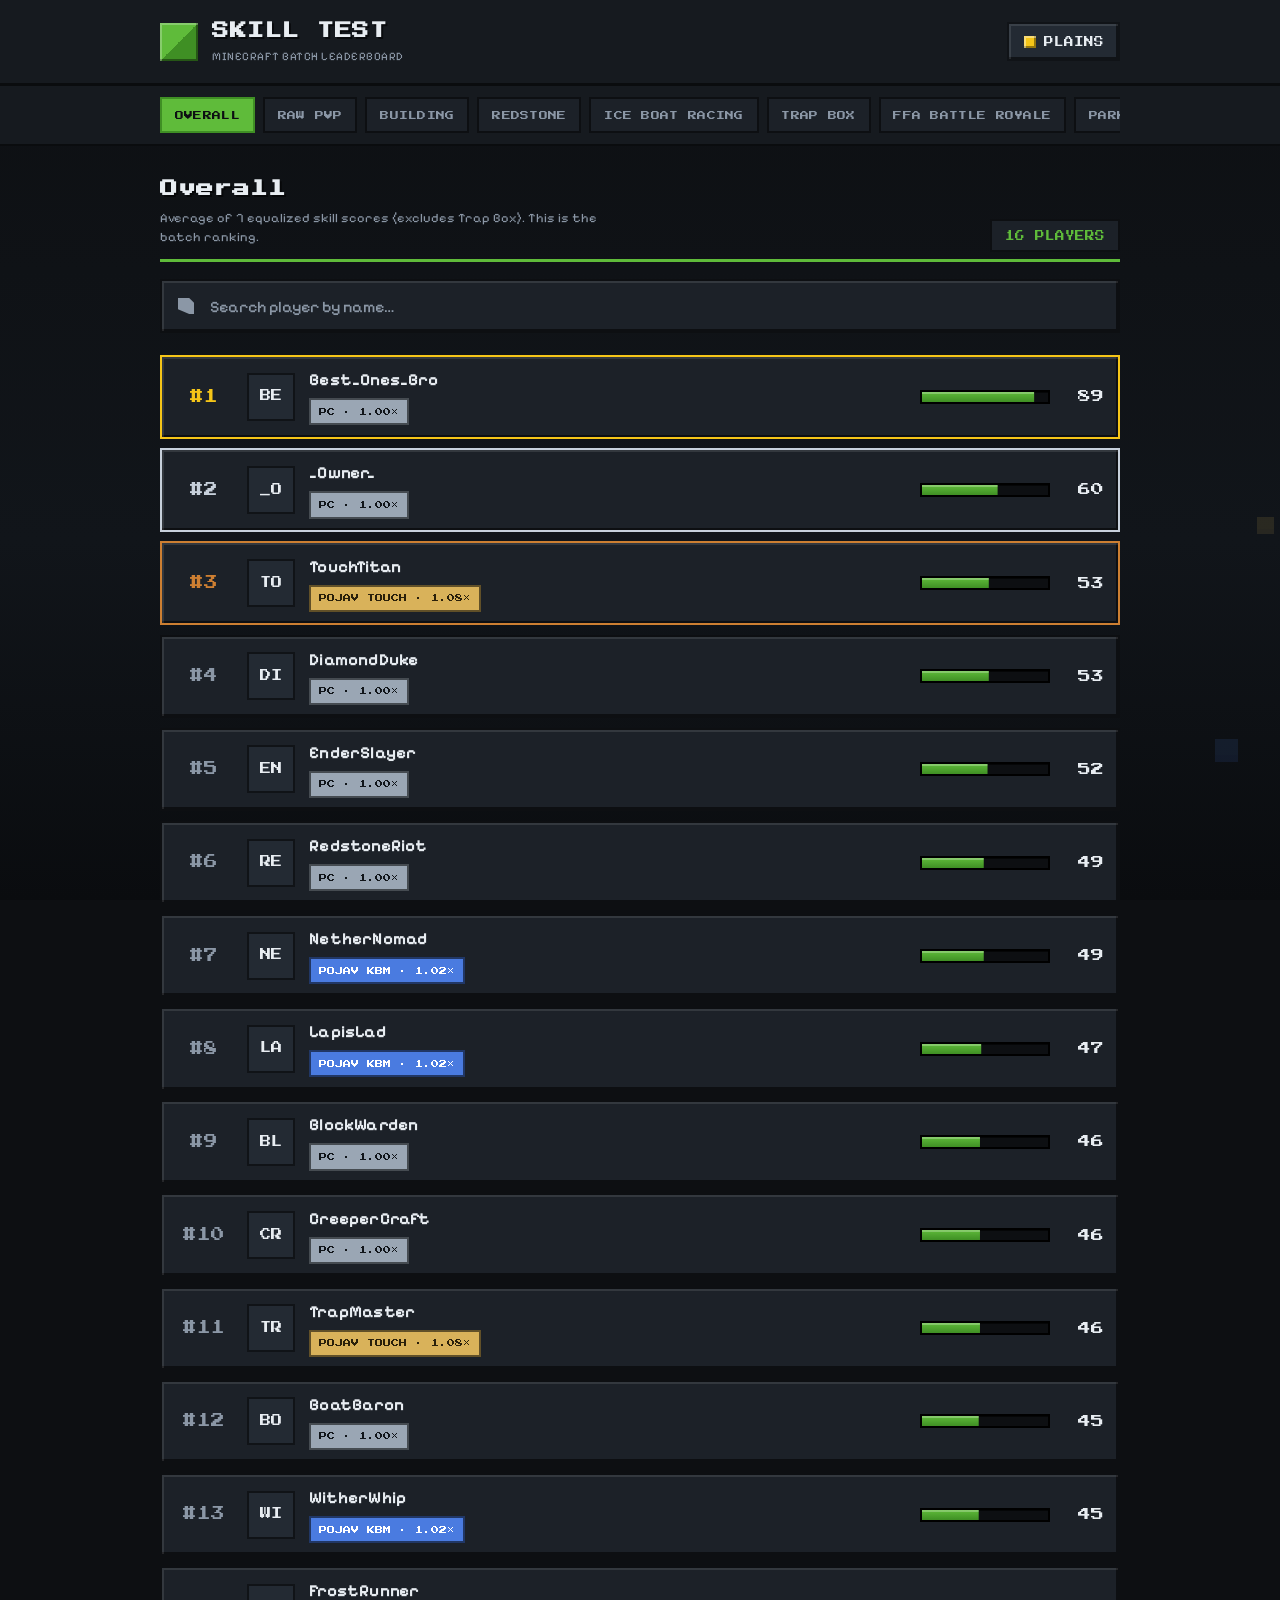
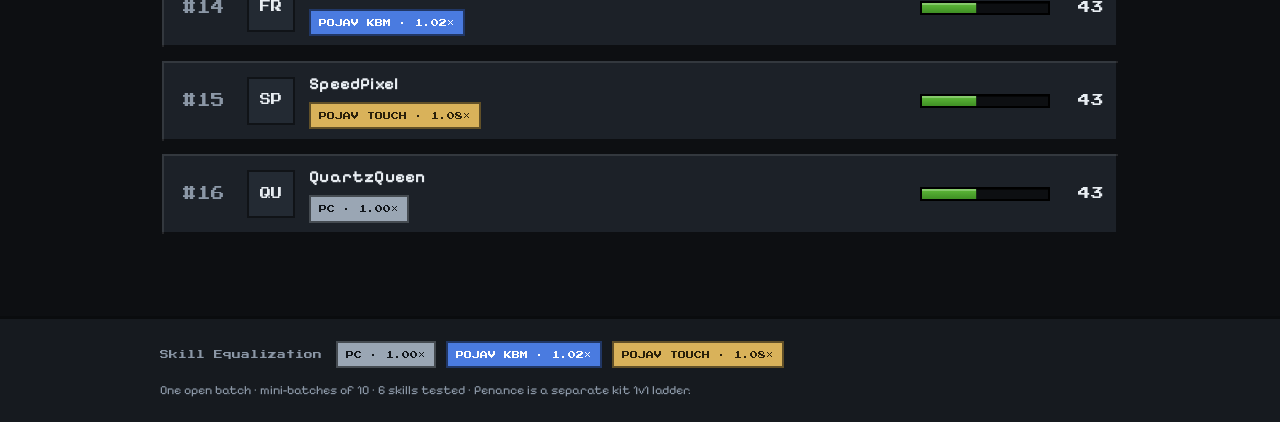
<file: index.html>
<!DOCTYPE html>
<html lang="en" data-theme="dark">
<head>
  <meta charset="UTF-8">
  <meta name="viewport" content="width=device-width, initial-scale=1.0">
  <title>Minecraft Skill Test — Batch Leaderboard</title>
  <meta name="description" content="Open Minecraft skill-test batch leaderboard. Players ranked by equalized scores across six tested skills.">
  <link rel="preconnect" href="https://fonts.googleapis.com">
  <link rel="preconnect" href="https://fonts.gstatic.com" crossorigin>
  <link href="https://fonts.googleapis.com/css2?family=Press+Start+2P&family=Pixelify+Sans:wght@400;500;600;700&display=swap" rel="stylesheet">
  <link rel="stylesheet" href="./styles.css">
</head>
<body>
  <canvas id="bg-canvas" aria-hidden="true"></canvas>

  <header class="site-header">
    <div class="container header-inner">
      <div class="brand">
        <span class="brand-block" aria-hidden="true"></span>
        <div class="brand-text">
          <h1>SKILL TEST</h1>
          <p class="brand-sub">Minecraft Batch Leaderboard</p>
        </div>
      </div>
      <button id="theme-btn" class="pixel-btn theme-toggle" type="button" aria-label="Toggle theme">
        <span class="theme-icon" aria-hidden="true"></span>
        <span class="theme-label">PLAINS</span>
      </button>
    </div>
  </header>

  <nav class="cat-nav" aria-label="Skill categories">
    <div class="container cat-scroll" id="cat-tabs"></div>
  </nav>

  <main class="container main">
    <section class="board-head">
      <div>
        <h2 id="view-title">Overall Skill</h2>
        <p id="view-desc" class="view-desc"></p>
      </div>
      <div class="board-meta">
        <span id="player-count" class="count-pill">—</span>
      </div>
    </section>

    <div class="search-wrap">
      <span class="search-icon" aria-hidden="true"></span>
      <input type="search" id="search-input" placeholder="Search player by name…" autocomplete="off" aria-label="Search players">
    </div>

    <ol id="list-container" class="rank-list" aria-live="polite"></ol>

    <p id="empty-state" class="empty-state" hidden>No players match that name.</p>
  </main>

  <footer class="site-footer">
    <div class="container footer-inner">
      <div class="legend">
        <span class="legend-title">Skill Equalization</span>
        <span class="badge badge-pc">PC · 1.00×</span>
        <span class="badge badge-kbm">Pojav KBM · 1.02×</span>
        <span class="badge badge-touch">Pojav Touch · 1.08×</span>
      </div>
      <p class="footer-note">One open batch · mini-batches of 10 · 6 skills tested · Penance is a separate kit 1v1 ladder.</p>
    </div>
  </footer>

  <div id="modal" class="modal-bg">
    <div class="modal-window" role="dialog" aria-modal="true" aria-labelledby="modal-name">
      <div class="modal-header">
        <div class="modal-id">
          <img id="modal-head" class="modal-head" alt="" width="48" height="48" src="data:image/svg+xml,%3Csvg xmlns='http://www.w3.org/2000/svg' width='48' height='48'%3E%3C/svg%3E">
          <div>
            <h3 id="modal-name">Player</h3>
            <span id="modal-platform" class="badge"></span>
          </div>
        </div>
        <button id="modal-close" class="pixel-btn modal-close" type="button" aria-label="Close">✕</button>
      </div>
      <div class="modal-overall">
        <span class="modal-overall-label">Overall Skill</span>
        <span id="modal-overall" class="modal-overall-val">0</span>
      </div>
      <div id="modal-stats" class="stat-grid"></div>
      <div id="modal-penance" class="penance-row">
        <span class="penance-label">⚔ Penance Score</span>
        <span id="modal-penance-val" class="penance-val">0</span>
      </div>
    </div>
  </div>

  <script src="./app.js"></script>
</body>
</html>
</file>
<file: styles.css>
/* ============================================================
   Minecraft Skill Test — in-game UI world
   Right angles only. Beveled slots. Grass-green accent.
   ============================================================ */

:root {
  --bg: #0d0f12;
  --bg-grad: #0d0f12 0%, #11151a 60%, #0a0c0f 100%;
  --panel: #161a1f;
  --slot: #1c2128;
  --slot-2: #232a33;
  --line-light: rgba(255, 255, 255, 0.10);
  --line-dark: rgba(0, 0, 0, 0.55);
  --text: #e8edf2;
  --text-dim: #8b97a6;
  --grass: #5fbb3a;
  --grass-dk: #3f8f24;
  --gold: #f5c518;
  --silver: #c7d0db;
  --bronze: #cd7f32;
  --lapis: #4a7be0;
  --sand: #d9b25a;
  --stone: #9aa6b4;
  --danger: #e0533d;
  --shadow: 0 10px 30px rgba(0, 0, 0, 0.45);
  --font-pixel: "Press Start 2P", monospace;
  --font-body: "Pixelify Sans", "Inter", system-ui, -apple-system, sans-serif;
}

[data-theme="light"] {
  --bg: #d7e0cd;
  --bg-grad: #d7e0cd 0%, #e7ecdf 55%, #cdd8c1 100%;
  --panel: #eef2ea;
  --slot: #ffffff;
  --slot-2: #f3f6ef;
  --line-light: rgba(255, 255, 255, 0.9);
  --line-dark: rgba(70, 90, 60, 0.35);
  --text: #1c241c;
  --text-dim: #5c6b54;
  --grass: #3f8f24;
  --grass-dk: #2f6e1a;
  --shadow: 0 10px 30px rgba(60, 80, 50, 0.25);
}

* { margin: 0; padding: 0; box-sizing: border-box; border-radius: 0 !important; }

html { scroll-behavior: smooth; }

body {
  font-family: var(--font-body);
  background: var(--bg);
  background-image: linear-gradient(var(--bg-grad));
  background-attachment: fixed;
  color: var(--text);
  min-height: 100vh;
  line-height: 1.5;
  -webkit-font-smoothing: antialiased;
  overflow-x: hidden;
}

#bg-canvas {
  position: fixed;
  inset: 0;
  width: 100%;
  height: 100%;
  z-index: 0;
  pointer-events: none;
  opacity: 0.5;
}

.container { width: min(960px, 92vw); margin: 0 auto; }

/* ---------- Bevel helper (Minecraft slot look) ----------
   .cat-tab is deliberately excluded: the inset bevel drew a light
   top/left and dark bottom/right on every tab, which made the strip
   read as separate buttons instead of one connected tab bar. */
.bevel,
.pixel-btn,
.rank-row,
.search-wrap,
.modal-window,
.stat-cell {
  box-shadow:
    inset 2px 2px 0 var(--line-light),
    inset -2px -2px 0 var(--line-dark);
}

/* ---------- Header ---------- */
.site-header {
  position: relative;
  z-index: 2;
  background: var(--panel);
  border-bottom: 3px solid var(--line-dark);
  box-shadow: 0 4px 0 rgba(0, 0, 0, 0.35);
}
.header-inner {
  display: flex;
  align-items: center;
  justify-content: space-between;
  padding: 1.1rem 0;
  gap: 1rem;
}
.brand { display: flex; align-items: center; gap: 0.9rem; }
.brand-block {
  width: 38px; height: 38px;
  background:
    linear-gradient(135deg, var(--grass) 0 50%, var(--grass-dk) 50% 100%);
  box-shadow: inset 2px 2px 0 rgba(255,255,255,.25), inset -2px -2px 0 rgba(0,0,0,.4);
  animation: bob 3.2s ease-in-out infinite;
}
@keyframes bob { 0%,100% { transform: translateY(0); } 50% { transform: translateY(-4px); } }
.brand-text h1 {
  font-family: var(--font-pixel);
  font-size: 1.05rem;
  letter-spacing: 0.5px;
  color: var(--text);
  text-shadow: 2px 2px 0 var(--line-dark);
}
.brand-sub {
  font-size: 0.72rem;
  color: var(--text-dim);
  letter-spacing: 0.5px;
  margin-top: 0.35rem;
  text-transform: uppercase;
}

/* ---------- Pixel buttons ---------- */
.pixel-btn {
  font-family: var(--font-pixel);
  font-size: 0.6rem;
  color: var(--text);
  background: var(--slot-2);
  border: 2px solid var(--line-dark);
  padding: 0.7rem 0.9rem;
  cursor: pointer;
  display: inline-flex;
  align-items: center;
  gap: 0.5rem;
  text-transform: uppercase;
  transition: transform 0.08s ease, background 0.15s ease;
}
.pixel-btn:hover { background: var(--slot); transform: translateY(-1px); }
.pixel-btn:active { transform: translateY(1px); box-shadow: inset 3px 3px 0 var(--line-dark); }
.theme-toggle .theme-icon {
  width: 12px; height: 12px;
  background: var(--gold);
  box-shadow: inset 2px 2px 0 rgba(255,255,255,.4), inset -2px -2px 0 rgba(0,0,0,.4);
}
[data-theme="light"] .theme-toggle .theme-icon { background: #f2c94c; border-radius: 50% !important; }

/* ---------- Category nav ---------- */
.cat-nav {
  position: relative;
  z-index: 2;
  background: var(--panel);
  border-bottom: 2px solid var(--line-dark);
}
.cat-scroll {
  display: flex;
  gap: 0.5rem;
  overflow-x: auto;
  padding: 0.7rem 0;
  scrollbar-width: thin;
}
.cat-tab {
  flex: 0 0 auto;
  font-family: var(--font-pixel);
  font-size: 0.55rem;
  letter-spacing: 0.3px;
  color: var(--text-dim);
  background: var(--slot);
  border: 2px solid var(--line-dark);
  padding: 0.7rem 0.8rem;
  cursor: pointer;
  white-space: nowrap;
  text-transform: uppercase;
  transition: color 0.12s ease, background 0.12s ease, transform 0.08s ease;
}
.cat-tab:hover { color: var(--text); transform: translateY(-1px); }
.cat-tab.active {
  color: #0d0f12;
  background: var(--grass);
  border-color: var(--grass-dk);
  text-shadow: none;
}
[data-theme="light"] .cat-tab.active { color: #fff; }

/* ---------- Main ---------- */
.main { position: relative; z-index: 2; padding: 1.8rem 0 3rem; }
.board-head {
  display: flex;
  align-items: flex-end;
  justify-content: space-between;
  gap: 1rem;
  margin-bottom: 1.1rem;
  border-bottom: 3px solid var(--grass);
  padding-bottom: 0.7rem;
}
.board-head h2 {
  font-family: var(--font-pixel);
  font-size: 1.1rem;
  color: var(--text);
  text-shadow: 2px 2px 0 var(--line-dark);
}
.view-desc { font-size: 0.8rem; color: var(--text-dim); margin-top: 0.5rem; max-width: 60ch; }
.count-pill {
  font-family: var(--font-pixel);
  font-size: 0.6rem;
  background: var(--slot);
  border: 2px solid var(--line-dark);
  padding: 0.6rem 0.8rem;
  color: var(--grass);
  white-space: nowrap;
}

/* ---------- Search ---------- */
.search-wrap {
  position: relative;
  background: var(--slot);
  border: 2px solid var(--line-dark);
  margin-bottom: 1.4rem;
  display: flex;
  align-items: center;
}
.search-icon {
  width: 16px; height: 16px;
  margin-left: 1rem;
  background: var(--text-dim);
  clip-path: polygon(0 0, 70% 0, 100% 30%, 100% 100%, 70% 100%, 0 70%);
  flex: 0 0 auto;
}
#search-input {
  flex: 1;
  background: transparent;
  border: none;
  outline: none;
  color: var(--text);
  font-family: var(--font-body);
  font-size: 1rem;
  font-weight: 600;
  padding: 0.95rem 1rem;
}
#search-input::placeholder { color: var(--text-dim); font-weight: 500; }

/* ---------- Rank list ---------- */
.rank-list { list-style: none; display: flex; flex-direction: column; gap: 0.6rem; }
.rank-row {
  display: grid;
  grid-template-columns: 56px 48px 1fr auto;
  align-items: center;
  gap: 0.9rem;
  background: var(--slot);
  border: 2px solid var(--line-dark);
  padding: 0.7rem 0.9rem;
  cursor: pointer;
  transition: transform 0.1s ease, border-color 0.12s ease, background 0.12s ease;
  animation: rise 0.4s cubic-bezier(0.16, 1, 0.3, 1) both;
}
@keyframes rise {
  from { opacity: 0; transform: translateY(14px); }
  to { opacity: 1; transform: translateY(0); }
}
.rank-row:hover { transform: translateY(-2px); border-color: var(--grass); background: var(--slot-2); }
.rank-row:focus-visible { outline: 3px solid var(--grass); outline-offset: 2px; }

.rank-num {
  font-family: var(--font-pixel);
  font-size: 0.85rem;
  text-align: center;
  color: var(--text-dim);
}
.rank-row.top1 .rank-num { color: var(--gold); }
.rank-row.top2 .rank-num { color: var(--silver); }
.rank-row.top3 .rank-num { color: var(--bronze); }
.rank-row.top1, .rank-row.top2, .rank-row.top3 {
  border-color: currentColor;
}
.rank-row.top1 { border-color: var(--gold); }
.rank-row.top2 { border-color: var(--silver); }
.rank-row.top3 { border-color: var(--bronze); }

.avatar {
  width: 48px; height: 48px;
  background: var(--slot-2);
  border: 2px solid var(--line-dark);
  object-fit: cover;
  image-rendering: pixelated;
}
.avatar-fallback {
  display: flex; align-items: center; justify-content: center;
  font-family: var(--font-pixel); font-size: 0.7rem; color: var(--text);
}

.player-main { min-width: 0; }
.player-name {
  font-weight: 800;
  font-size: 1.05rem;
  letter-spacing: 0.2px;
  white-space: nowrap; overflow: hidden; text-overflow: ellipsis;
}
.player-sub { display: flex; align-items: center; gap: 0.5rem; margin-top: 0.3rem; }

/* XP-bar score */
.score-wrap { display: flex; align-items: center; gap: 0.7rem; }
.xp-track {
  width: 130px; height: 14px;
  background: var(--line-dark);
  border: 2px solid #000;
  box-shadow: inset 1px 1px 0 rgba(0,0,0,.6);
  overflow: hidden;
}
.xp-fill {
  height: 100%;
  width: 100%;
  transform: scaleX(0);
  transform-origin: left center;
  background: linear-gradient(180deg, var(--grass) 0%, var(--grass-dk) 100%);
  box-shadow: inset 0 2px 0 rgba(255,255,255,.25);
  transition: transform 0.6s cubic-bezier(0.16, 1, 0.3, 1);
}
.score-num {
  font-family: var(--font-pixel);
  font-size: 0.8rem;
  color: var(--text);
  min-width: 42px;
  text-align: right;
}

/* ---------- Badges ---------- */
.badge {
  font-family: var(--font-pixel);
  font-size: 0.5rem;
  padding: 0.35rem 0.5rem;
  border: 2px solid var(--line-dark);
  text-transform: uppercase;
  white-space: nowrap;
}
.badge-pc { background: var(--stone); color: #11151a; }
.badge-kbm { background: var(--lapis); color: #fff; }
.badge-touch { background: var(--sand); color: #2a200a; }

/* ---------- Empty ---------- */
.empty-state {
  text-align: center;
  color: var(--text-dim);
  font-family: var(--font-pixel);
  font-size: 0.7rem;
  padding: 3rem 1rem;
}

/* ---------- Footer ---------- */
.site-footer {
  position: relative; z-index: 2;
  background: var(--panel);
  border-top: 3px solid var(--line-dark);
  margin-top: 2rem;
  padding: 1.4rem 0;
}
.footer-inner { display: flex; flex-direction: column; gap: 0.8rem; }
.legend { display: flex; flex-wrap: wrap; align-items: center; gap: 0.6rem; }
.legend-title { font-family: var(--font-pixel); font-size: 0.55rem; color: var(--text-dim); margin-right: 0.3rem; }
.footer-note { font-size: 0.78rem; color: var(--text-dim); }

/* ---------- Modal ---------- */
.modal-bg {
  position: fixed; inset: 0;
  background: rgba(0, 0, 0, 0.72);
  display: none;
  align-items: center; justify-content: center;
  z-index: 50; padding: 1rem;
}
.modal-bg.is-open { display: flex; animation: fade 0.2s ease both; }
@keyframes fade { from { opacity: 0; } to { opacity: 1; } }
.modal-window {
  width: min(520px, 94vw);
  background: var(--panel);
  border: 3px solid var(--line-dark);
  padding: 1.4rem;
  animation: pop 0.25s cubic-bezier(0.16, 1, 0.3, 1) both;
}
@keyframes pop { from { transform: scale(0.94); opacity: 0; } to { transform: scale(1); opacity: 1; } }
.modal-header { display: flex; align-items: center; justify-content: space-between; gap: 1rem; margin-bottom: 1.2rem; }
.modal-id { display: flex; align-items: center; gap: 0.8rem; }
.modal-head { width: 48px; height: 48px; border: 2px solid var(--line-dark); image-rendering: pixelated; background: var(--slot-2); }
.modal-header h3 { font-family: var(--font-pixel); font-size: 0.85rem; color: var(--text); margin-bottom: 0.4rem; }
.modal-close { padding: 0.5rem 0.7rem; font-size: 0.7rem; }
.modal-overall {
  display: flex; align-items: baseline; justify-content: space-between;
  background: var(--slot); border: 2px solid var(--line-dark);
  padding: 0.9rem 1rem; margin-bottom: 1.1rem;
}
.modal-overall-label { font-family: var(--font-pixel); font-size: 0.6rem; color: var(--text-dim); }
.modal-overall-val { font-family: var(--font-pixel); font-size: 1.4rem; color: var(--grass); }
.stat-grid { display: grid; grid-template-columns: 1fr 1fr; gap: 0.7rem; }
.stat-cell { background: var(--slot); border: 2px solid var(--line-dark); padding: 0.7rem 0.8rem; }
.stat-name { font-size: 0.72rem; color: var(--text-dim); text-transform: uppercase; letter-spacing: 0.4px; margin-bottom: 0.5rem; }
.stat-bar { height: 10px; background: var(--line-dark); border: 1px solid #000; overflow: hidden; margin-bottom: 0.4rem; }
.stat-bar > span { display: block; height: 100%; background: linear-gradient(180deg, var(--grass), var(--grass-dk)); }
.stat-val { font-family: var(--font-pixel); font-size: 0.7rem; color: var(--text); }
.penance-row {
  display: none; align-items: center; justify-content: space-between;
  margin-top: 1.1rem; padding: 0.9rem 1rem;
  background: linear-gradient(180deg, rgba(224,83,61,.18), rgba(224,83,61,.06));
  border: 2px solid var(--danger);
}
.penance-row.is-visible { display: flex; }
.penance-label { font-family: var(--font-pixel); font-size: 0.6rem; color: var(--danger); }
.penance-val { font-family: var(--font-pixel); font-size: 1rem; color: var(--text); }

/* ---------- Responsive ---------- */
@media (max-width: 620px) {
  .brand-text h1 { font-size: 0.8rem; }
  .brand-sub { display: none; }
  .board-head { flex-direction: column; align-items: flex-start; gap: 0.6rem; }
  .rank-row { grid-template-columns: 40px 40px 1fr; }
  .score-wrap { grid-column: 1 / -1; margin-top: 0.4rem; }
  .xp-track { flex: 1; width: auto; }
  .stat-grid { grid-template-columns: 1fr; }
}

@media (prefers-reduced-motion: reduce) {
  *, *::before, *::after { animation: none !important; transition: none !important; }
}
</file>
